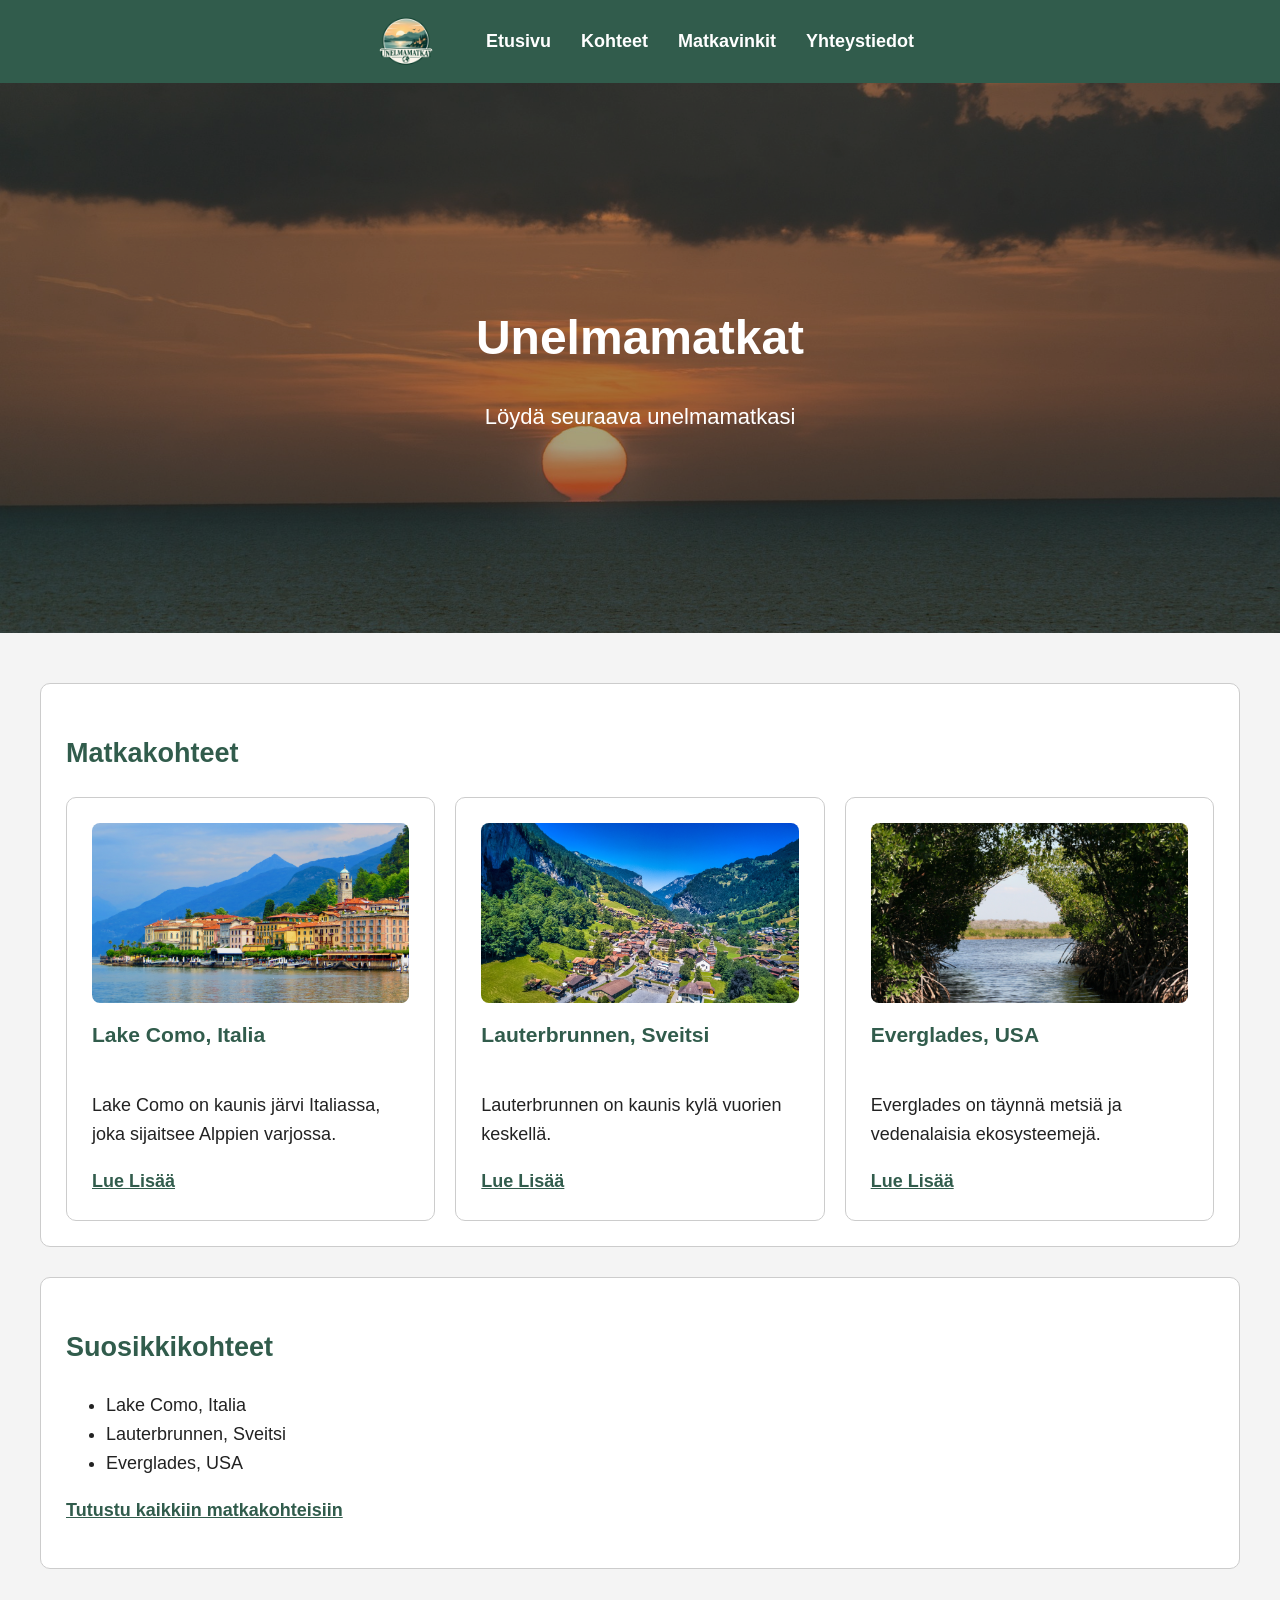
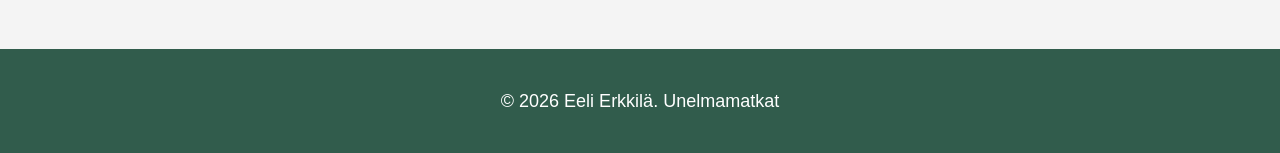
<file: index.html>
<!DOCTYPE html>
<html lang="fi">

<head>
    <meta charset="UTF-8">
    <meta name="viewport" content="width=device-width, initial-scale=1.0">
    <title>Unelmamatkat</title>
    <link rel="stylesheet" href="css/style.css">
</head>

<body>
    <!-- Sivun yläosa -->
    <header>
        <nav class="navbar">
            <a href="index.html" class="logo">
                <img src="images/logo.png" alt="Unelmamatkat logo" width="1536" height="1024" fetchpriority="high">
            </a>


            <!-- Navigaatiopalkki -->
            <ul>
                <li><a href="index.html">Etusivu</a></li>
                <li><a href="kohteet.html">Kohteet</a></li>
                <li><a href="matkavinkit.html">Matkavinkit</a></li>
                <li><a href="yhteystiedot.html">Yhteystiedot</a></li>
            </ul>
        </nav>
    </header>

    <!-- Etusivun hero-osio -->
    <section class="hero">

        <img src="images/sunset.jpg" alt="Auringonlasku" width="1920" height="1345" fetchpriority="high"
            class="hero-kuva">

        <div class="hero-content">
            <h1>Unelmamatkat</h1>
            <p>Löydä seuraava unelmamatkasi</p>
        </div>
    </section>

    <!-- Sivun pääsisältö -->
    <main>
        <!-- Matkakohteiden esittely-->
        <section class="matkakohteet">
            <h2>Matkakohteet</h2>

            <!-- Flexbox korttien sisältöalue -->
            <div class="kohteet-container">

                <!-- Lake Como -->
                <article class="kohde">
                    <!-- Kuvan esittely ja linkki kohteeseen -->
                    <figure>
                        <img src="images/lakecomo.jpg" alt="Lake Como, Italia" width="4000" height="3000"
                            loading="lazy">
                    </figure>
                    <h3>Lake Como, Italia</h3>
                    <p>Lake Como on kaunis järvi Italiassa, joka sijaitsee Alppien varjossa.</p>
                    <!-- Linkki kohteen esittelysivulle # ilmaisee kohteen ID:n -->
                    <a href="kohteet.html#lakecomo">Lue Lisää</a>
                </article>

                <!-- Lauterbrunnen -->
                <article class="kohde">
                    <figure>
                        <img src="images/lauterbrunnen.jpg" alt="Lauterbrunnen, Sveitsi" width="4000" height="3000"
                            loading="lazy">
                    </figure>
                    <h3>Lauterbrunnen, Sveitsi</h3>
                    <p>Lauterbrunnen on kaunis kylä vuorien keskellä.</p>
                    <a href="kohteet.html#lauterbrunnen">Lue Lisää</a>
                </article>

                <!-- Everglades -->
                <article class="kohde">
                    <figure>
                        <img src="images/everglades.jpg" alt="Everglades, USA" width="3456" height="2304"
                            loading="lazy">
                    </figure>
                    <h3>Everglades, USA</h3>
                    <p>Everglades on täynnä metsiä ja vedenalaisia ekosysteemejä.</p>
                    <a href="kohteet.html#everglades">Lue Lisää</a>
                </article>
            </div>
        </section>

        <!-- Lista suosikkikohteista -->
        <section class="suosikit">
            <h2>Suosikkikohteet</h2>
            <ul>
                <li>Lake Como, Italia</li>
                <li>Lauterbrunnen, Sveitsi</li>
                <li>Everglades, USA</li>
            </ul>

            <!-- Linkki matkakohteisiin -->
            <p>
                <a href="kohteet.html">Tutustu kaikkiin matkakohteisiin</a>
            </p>
        </section>
    </main>

    <footer>
        <p>&copy; 2026 Eeli Erkkilä. Unelmamatkat</p>
    </footer>

</body>

</html>
</file>
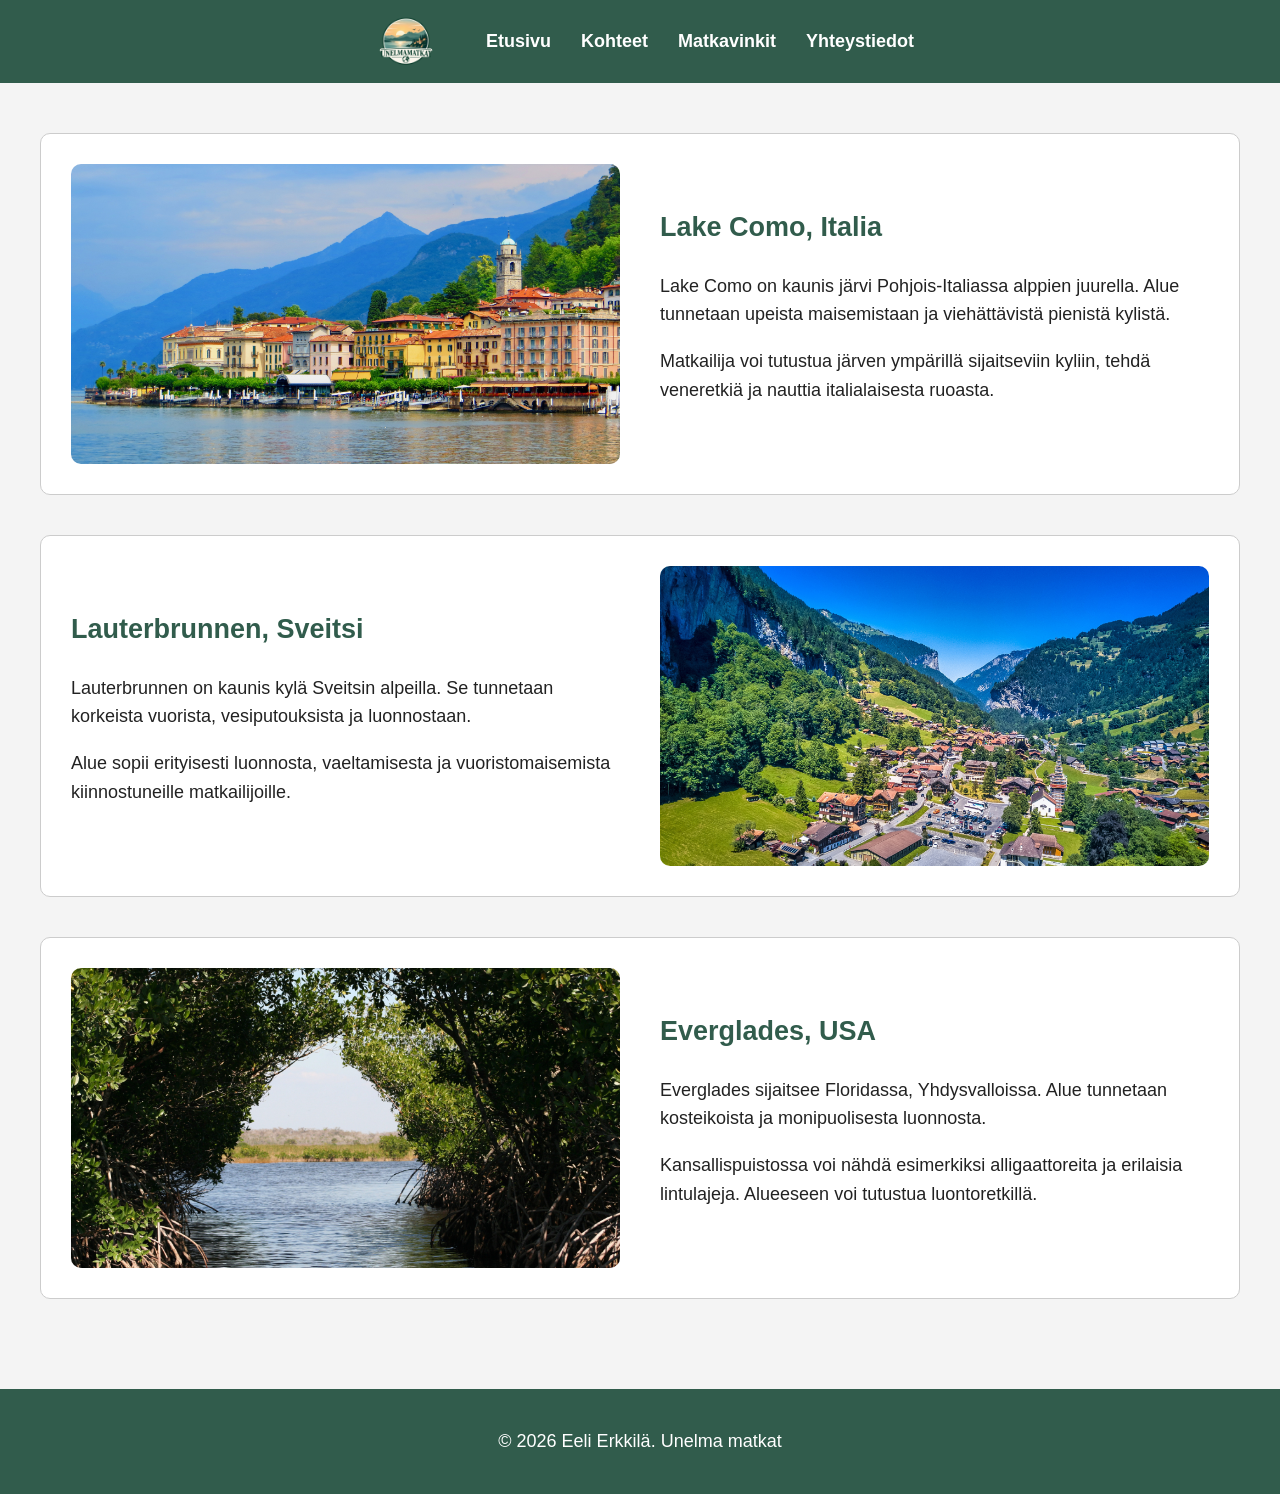
<file: kohteet.html>
<!DOCTYPE html>
<html lang="fi">

<head>
    <meta charset="UTF-8">
    <meta name="viewport" content="width=device-width, initial-scale=1.0">
    <title>Kohteet</title>
    <link rel="stylesheet" href="css/style.css">
</head>

<body>
    <!-- Sivun yläosa -->
    <header>
        <nav class="navbar">
            <a href="index.html" class="logo">
                <img src="images/logo.png" alt="Unelmamatkat logo" width="1536" height="1024" fetchpriority="high">
            </a>


            <!-- Navigaatiopalkki -->
            <ul>
                <li><a href="index.html">Etusivu</a></li>
                <li><a href="kohteet.html">Kohteet</a></li>
                <li><a href="matkavinkit.html">Matkavinkit</a></li>
                <li><a href="yhteystiedot.html">Yhteystiedot</a></li>
            </ul>
        </nav>
    </header>

    <!-- Sivun pääsisältö -->
    <main class="kohdesivu">

        <!-- Lake Como -->
        <article class="kohde-esittely" id="lakecomo">
            <figure>
                <img src="images/lakecomo.jpg" alt="Lakecomo" width="4000" height="3000">
            </figure>

            <div class="kohde-teksti">
                <h1>Lake Como, Italia</h1>
                <p>
                    Lake Como on kaunis järvi Pohjois-Italiassa
                    alppien juurella. Alue tunnetaan upeista
                    maisemistaan ja viehättävistä pienistä kylistä.
                </p>
                <p>
                    Matkailija voi tutustua järven ympärillä
                    sijaitseviin kyliin, tehdä veneretkiä
                    ja nauttia italialaisesta ruoasta.
                </p>
            </div>
        </article>

        <!-- Lauterbrunnen -->
        <article class="kohde-esittely" id="lauterbrunnen">
            <figure>
                <img src="images/lauterbrunnen.jpg" alt="Lauterbrunnen" width="4000" height="3000">
            </figure>

            <div class="kohde-teksti">
                <h2>Lauterbrunnen, Sveitsi</h2>
                <p>
                    Lauterbrunnen on kaunis kylä Sveitsin
                    alpeilla. Se tunnetaan korkeista vuorista,
                    vesiputouksista ja luonnostaan.
                </p>
                <p>
                    Alue sopii erityisesti luonnosta,
                    vaeltamisesta ja vuoristomaisemista
                    kiinnostuneille matkailijoille.
                </p>
            </div>
        </article>

        <!-- Everglades -->
        <article class="kohde-esittely" id="everglades">
            <figure>
                <img src="images/everglades.jpg" alt="Everglades" width="3456" height="2304" loading="lazy">
            </figure>

            <div class="kohde-teksti">
                <h2>Everglades, USA</h2>
                <p>
                    Everglades sijaitsee Floridassa,
                    Yhdysvalloissa. Alue tunnetaan
                    kosteikoista ja monipuolisesta luonnosta.
                </p>
                <p>
                    Kansallispuistossa voi nähdä esimerkiksi
                    alligaattoreita ja erilaisia lintulajeja.
                    Alueeseen voi tutustua luontoretkillä.
                </p>
            </div>
        </article>

    </main>

    <footer>
        <p>&copy; 2026 Eeli Erkkilä. Unelma matkat</p>
    </footer>
</body>

</html>
</file>
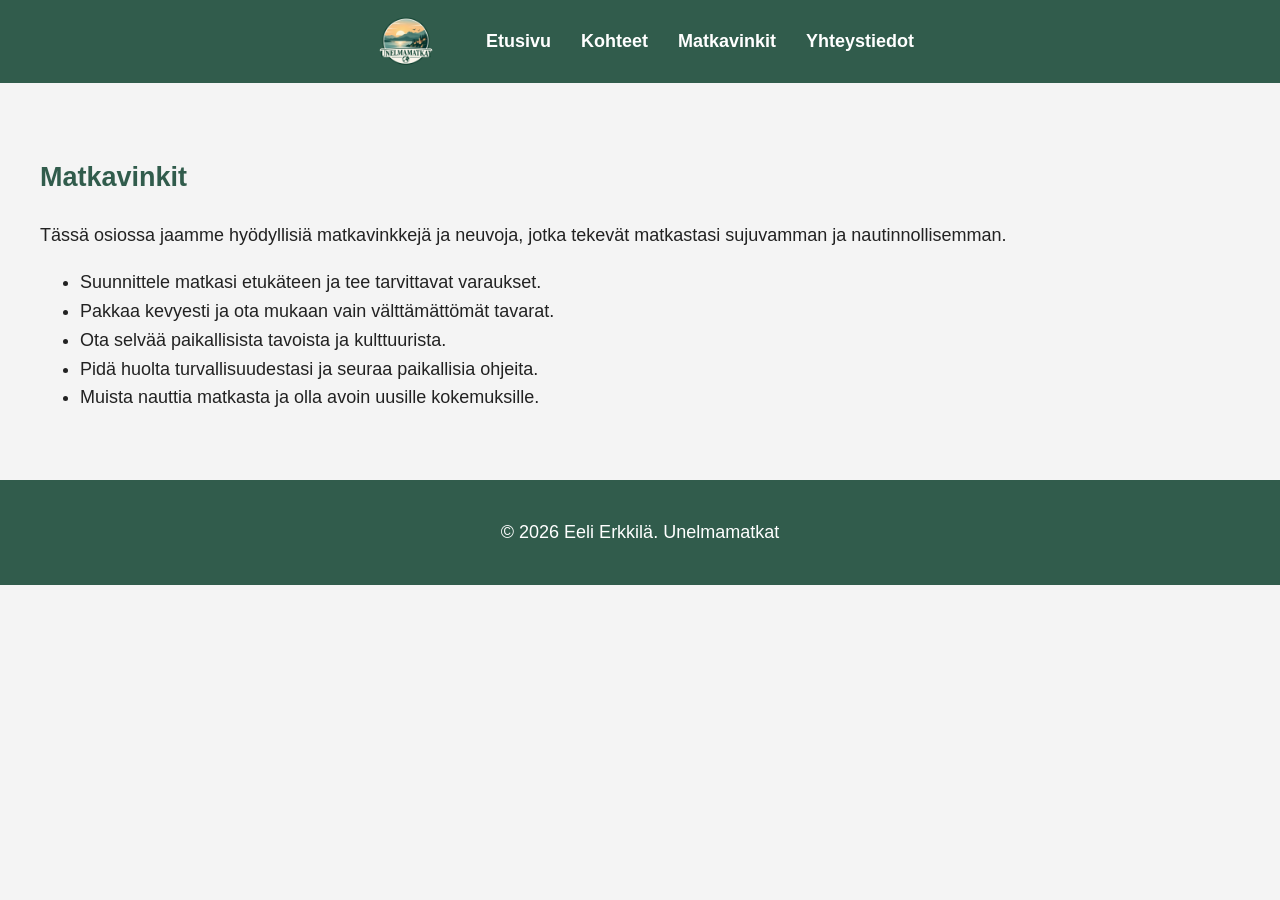
<file: matkavinkit.html>
<!DOCTYPE html>
<html lang="fi">

<head>
    <meta charset="UTF-8">
    <meta name="viewport" content="width=device-width, initial-scale=1.0">
    <title>Matkavinkit</title>
    <link rel="stylesheet" href="css/style.css">
</head>

<body>
    <!-- Sivun yläosa -->
    <header>
        <nav class="navbar">
            <a href="index.html" class="logo">
                <img src="images/logo.png" alt="Unelmamatkat logo" width="1536" height="1024" fetchpriority="high">
            </a>


            <!-- Navigaatiopalkki -->
            <ul>
                <li><a href="index.html">Etusivu</a></li>
                <li><a href="kohteet.html">Kohteet</a></li>
                <li><a href="matkavinkit.html">Matkavinkit</a></li>
                <li><a href="yhteystiedot.html">Yhteystiedot</a></li>
            </ul>
        </nav>
    </header>
    <!-- Sivun pääsisältö -->
    <main>
        <section class="matkavinkit">
            <h2>Matkavinkit</h2>
            <p>
                Tässä osiossa jaamme hyödyllisiä matkavinkkejä
                ja neuvoja, jotka tekevät matkastasi sujuvamman
                ja nautinnollisemman.
            </p>
            <ul>
                <li>Suunnittele matkasi etukäteen ja tee tarvittavat varaukset.</li>
                <li>Pakkaa kevyesti ja ota mukaan vain välttämättömät tavarat.</li>
                <li>Ota selvää paikallisista tavoista ja kulttuurista.</li>
                <li>Pidä huolta turvallisuudestasi ja seuraa paikallisia ohjeita.</li>
                <li>Muista nauttia matkasta ja olla avoin uusille kokemuksille.</li>
            </ul>
        </section>
    </main>

    <footer>
        <p>&copy; 2026 Eeli Erkkilä. Unelmamatkat</p>
    </footer>

</body>

</html>
</file>
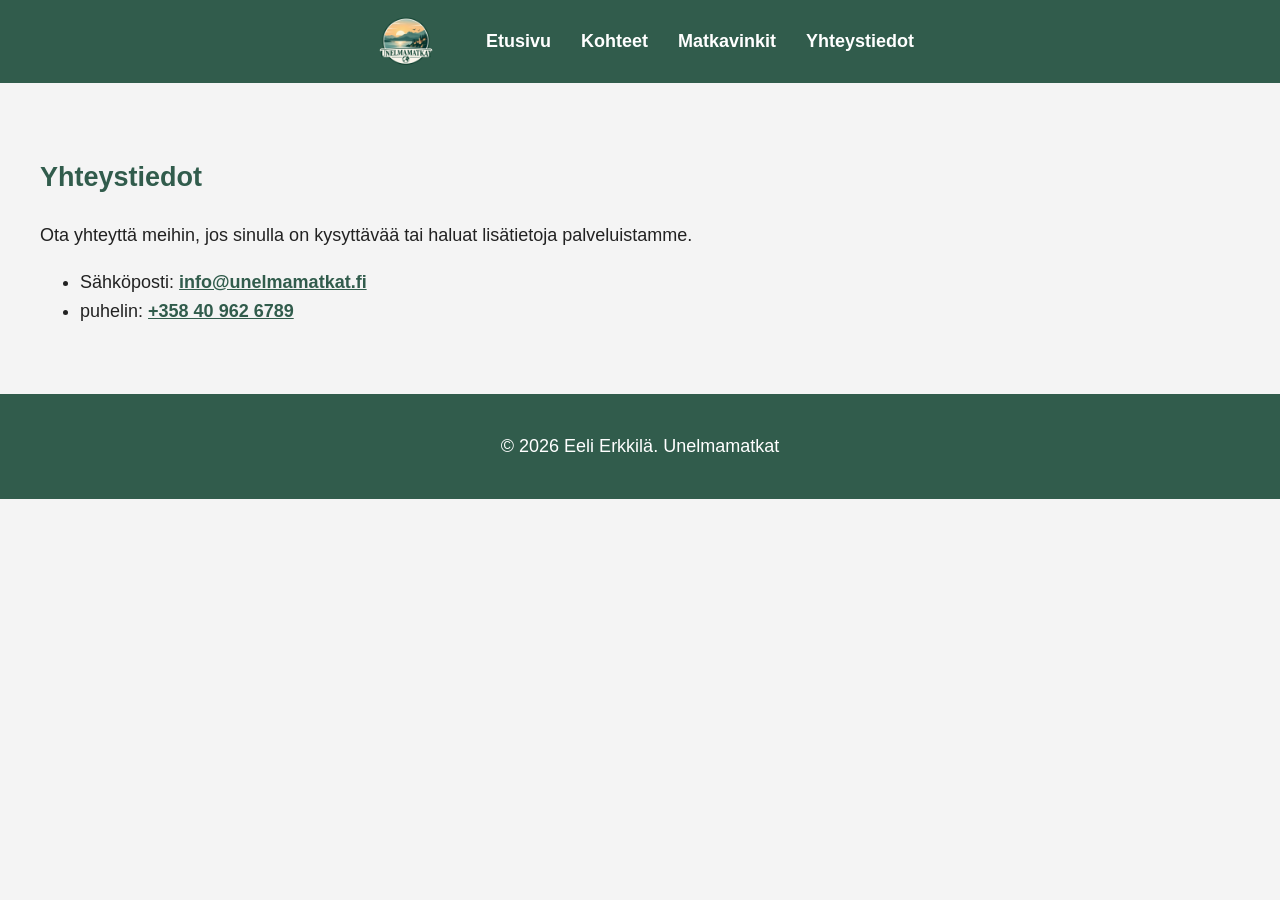
<file: yhteystiedot.html>
<!DOCTYPE html>
<html lang="fi">

<head>
    <meta charset="UTF-8">
    <meta name="viewport" content="width=device-width, initial-scale=1.0">
    <title>Yhteystiedot</title>
    <link rel="stylesheet" href="css/style.css">
</head>

<body>
    <!-- Sivun yläosa -->
    <header>
        <nav class="navbar">
            <a href="index.html" class="logo">
                <img src="images/logo.png" alt="Unelmamatkat logo" width="1536" height="1024" fetchpriority="high">
            </a>


            <!-- Navigaatiopalkki -->
            <ul>
                <li><a href="index.html">Etusivu</a></li>
                <li><a href="kohteet.html">Kohteet</a></li>
                <li><a href="matkavinkit.html">Matkavinkit</a></li>
                <li><a href="yhteystiedot.html">Yhteystiedot</a></li>
            </ul>
        </nav>
    </header>
    
    <!-- Sivun pääsisältö -->
    <main>
        <section class="yhteystiedot">
            <h2>Yhteystiedot</h2>
            <p>
                Ota yhteyttä meihin, jos sinulla on kysyttävää
                tai haluat lisätietoja palveluistamme.
            </p>
            <ul>
                <li>Sähköposti: <a href="mailto:info@unelmamatkat.fi">info@unelmamatkat.fi</a></li>
                <li>puhelin: <a href="tel:+358123456789">+358 40 962 6789</a></li>
            </ul>
        </section>
    </main>

    <footer>
        <p>&copy; 2026 Eeli Erkkilä. Unelmamatkat</p>
    </footer>

</body>

</html>
</file>
<file: css/style.css>
/* /* Sivun perustyyli */
body {
    margin: 0;
    font-family: Arial, Helvetica, sans-serif;
    font-size: 18px;
    line-height: 1.6;
    background-color: #f4f4f4;
    color: #222;
}

/* Otsikot */
h1,
h2,
h3 {
    font-family: Verdana, Arial, sans-serif;
}

/* Otsikoiden värit */
h2,
h3 {
    color: #315c4c;
}

/* Sivun yläosa */
header {
    background-color: #315c4c;
    color: white;
    padding: 15px 30px;
}

/* Navigaation Flexbox-asettelu */
.navbar {
    display: flex;
    justify-content: center;
    align-items: center;
    gap: 40px;
    max-width: 1200px;
    margin: 0 auto;
}

/* Sivuston logo */
.logo {
    display: inline-block;
    text-decoration: none;
}
/* Logon kuvat */
.logo img {
    display: block;
    width: 80px;
    height: auto;
}

/* Navigaation linkkilista */
.navbar ul {
    display: flex;
    flex-wrap: wrap;
    justify-content: center;
    align-items: center;
    gap: 30px;
    list-style: none;
    margin: 0;
    padding: 0;
}

/* Navigaation linkit */
.navbar ul a {
    color: white;
    text-decoration: none;
    font-weight: bold;
}

/* Navigaation linkkien hover-tila */
.navbar ul a:hover {
    color: #f2c078;
}

/* Sivujen pääsisältö */
main {
    max-width: 1200px;
    margin: 30px auto;
    padding: 20px;
}

/* Tavalliset linkit */
a {
    color: #315c4c;
    font-weight: bold;
}

/* Etusivun hero-osio */
.hero {
    position: relative;
    min-height: 550px;
    display: flex;
    justify-content: center;
    align-items: center;
    text-align: center;
    overflow: hidden;
}

/* Hero-kuva */
.hero-kuva {
    position: absolute;
    width: 100%;
    height: 100%;
    object-fit: cover;
    filter: brightness(65%);
}

/* Hero-kuvan teksti */
.hero-content {
    position: relative;
    z-index: 1;
    color: white;
    padding: 30px;
}
/* Hero-otsikko ja -teksti */
.hero h1 {
    font-size: 48px;
    margin-bottom: 10px;
    color: white;
}
/* Hero-teksti */
.hero p {
    font-size: 22px;
    color: white;
}

/* Sisältöosiot */
.matkakohteet,
.suosikit {
    background-color: white;
    padding: 25px;
    border: 1px solid #cccccc;
    border-radius: 10px;
    margin-bottom: 30px;
}

/* Etusivun matkakohteiden Flexbox */
.kohteet-container {
    display: flex;
    flex-wrap: wrap;
    gap: 20px;
}

/* Etusivun matkakohdekortit */
.kohde {
    flex: 1 1 250px;
    min-width: 0;
    display: flex;
    flex-direction: column;
    background-color: white;
    padding: 25px;
    border: 1px solid #cccccc;
    border-radius: 10px;
    box-sizing: border-box;
}

/* Korttien otsikot */
.kohde h3 {
    margin-top: 15px;
}

/* Korttien kuva-alue */
.kohde figure {
    margin: 0;
}

/* Korttien kuvat */
.kohde img {
    display: block;
    width: 100%;
    height: 180px;
    object-fit: cover;
    border-radius: 8px;
}

/* Korttien linkit */
.kohde a {
    margin-top: auto;
}

/* Kohdesivun Flexbox-asettelu */
.kohde-esittely {
    display: flex;
    align-items: center;
    gap: 40px;
    padding: 30px;
    margin-bottom: 40px;
    background-color: white;
    border: 1px solid #cccccc;
    border-radius: 10px;
}

/* Kohdesivun kuva-alue */
.kohde-esittely figure {
    flex: 1;
    min-width: 0;
    margin: 0;
}

/* Kohdesivun kuvat */
.kohde-esittely img {
    display: block;
    width: 100%;
    height: 300px;
    object-fit: cover;
    border-radius: 10px;
}

/* Kohdesivun tekstialue */
.kohde-teksti {
    flex: 1;
    min-width: 0;
}

/* Kohdesivun otsikot */
.kohde-teksti h1,
.kohde-teksti h2 {
    color: #315c4c;
    margin-top: 0;
}

/* Joka toinen kohde: kuva oikealle */
.kohde-esittely:nth-child(even) {
    flex-direction: row-reverse;
}

/* Sivun alaosa */
footer {
    background-color: #315c4c;
    color: white;
    text-align: center;
    padding: 20px;
    margin-top: 30px;
}
</file>
